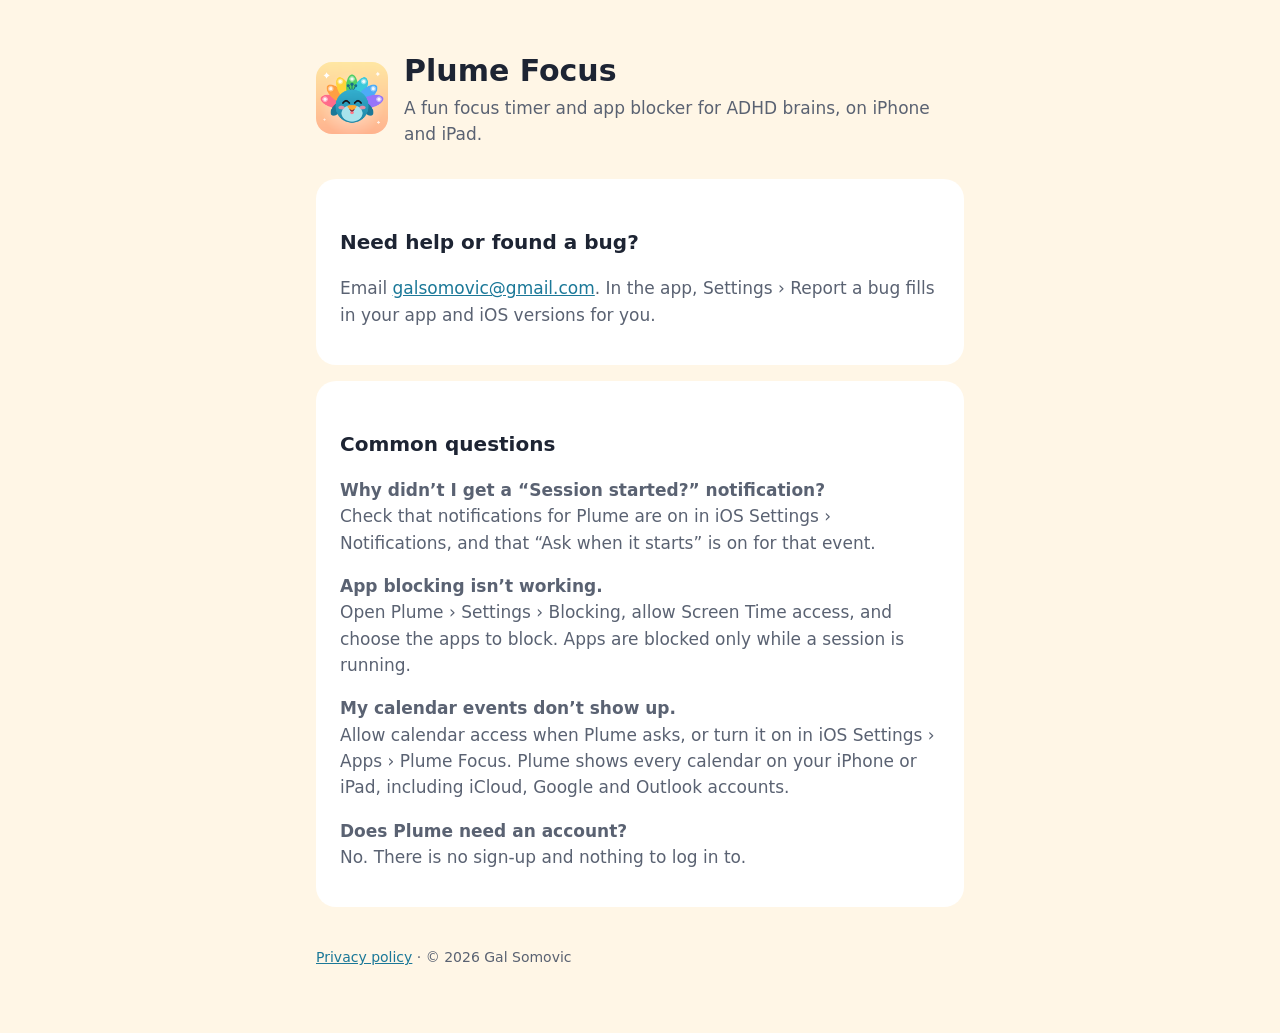
<file: index.html>
<!doctype html>
<html lang="en"><head><meta charset="utf-8"><meta name="viewport" content="width=device-width, initial-scale=1">
<title>Plume Focus Support</title><link rel="stylesheet" href="style.css"><link rel="icon" href="icon.png"></head>
<body><main>
<header><img src="icon.png" alt=""><div><h1>Plume Focus</h1><p style="margin:0">A fun focus timer and app blocker for ADHD brains, on iPhone and iPad.</p></div></header>
<div class="card">
<h2>Need help or found a bug?</h2>
<p>Email <a href="mailto:galsomovic@gmail.com?subject=Plume%20Focus%20support">galsomovic@gmail.com</a>. In the app, Settings › Report a bug fills in your app and iOS versions for you.</p>
</div>
<div class="card">
<h2>Common questions</h2>
<p><strong>Why didn’t I get a “Session started?” notification?</strong><br>Check that notifications for Plume are on in iOS Settings › Notifications, and that “Ask when it starts” is on for that event.</p>
<p><strong>App blocking isn’t working.</strong><br>Open Plume › Settings › Blocking, allow Screen Time access, and choose the apps to block. Apps are blocked only while a session is running.</p>
<p><strong>My calendar events don’t show up.</strong><br>Allow calendar access when Plume asks, or turn it on in iOS Settings › Apps › Plume Focus. Plume shows every calendar on your iPhone or iPad, including iCloud, Google and Outlook accounts.</p>
<p><strong>Does Plume need an account?</strong><br>No. There is no sign-up and nothing to log in to.</p>
</div>
<footer><a href="privacy.html">Privacy policy</a> · © 2026 Gal Somovic</footer>
</main></body></html>
</file>
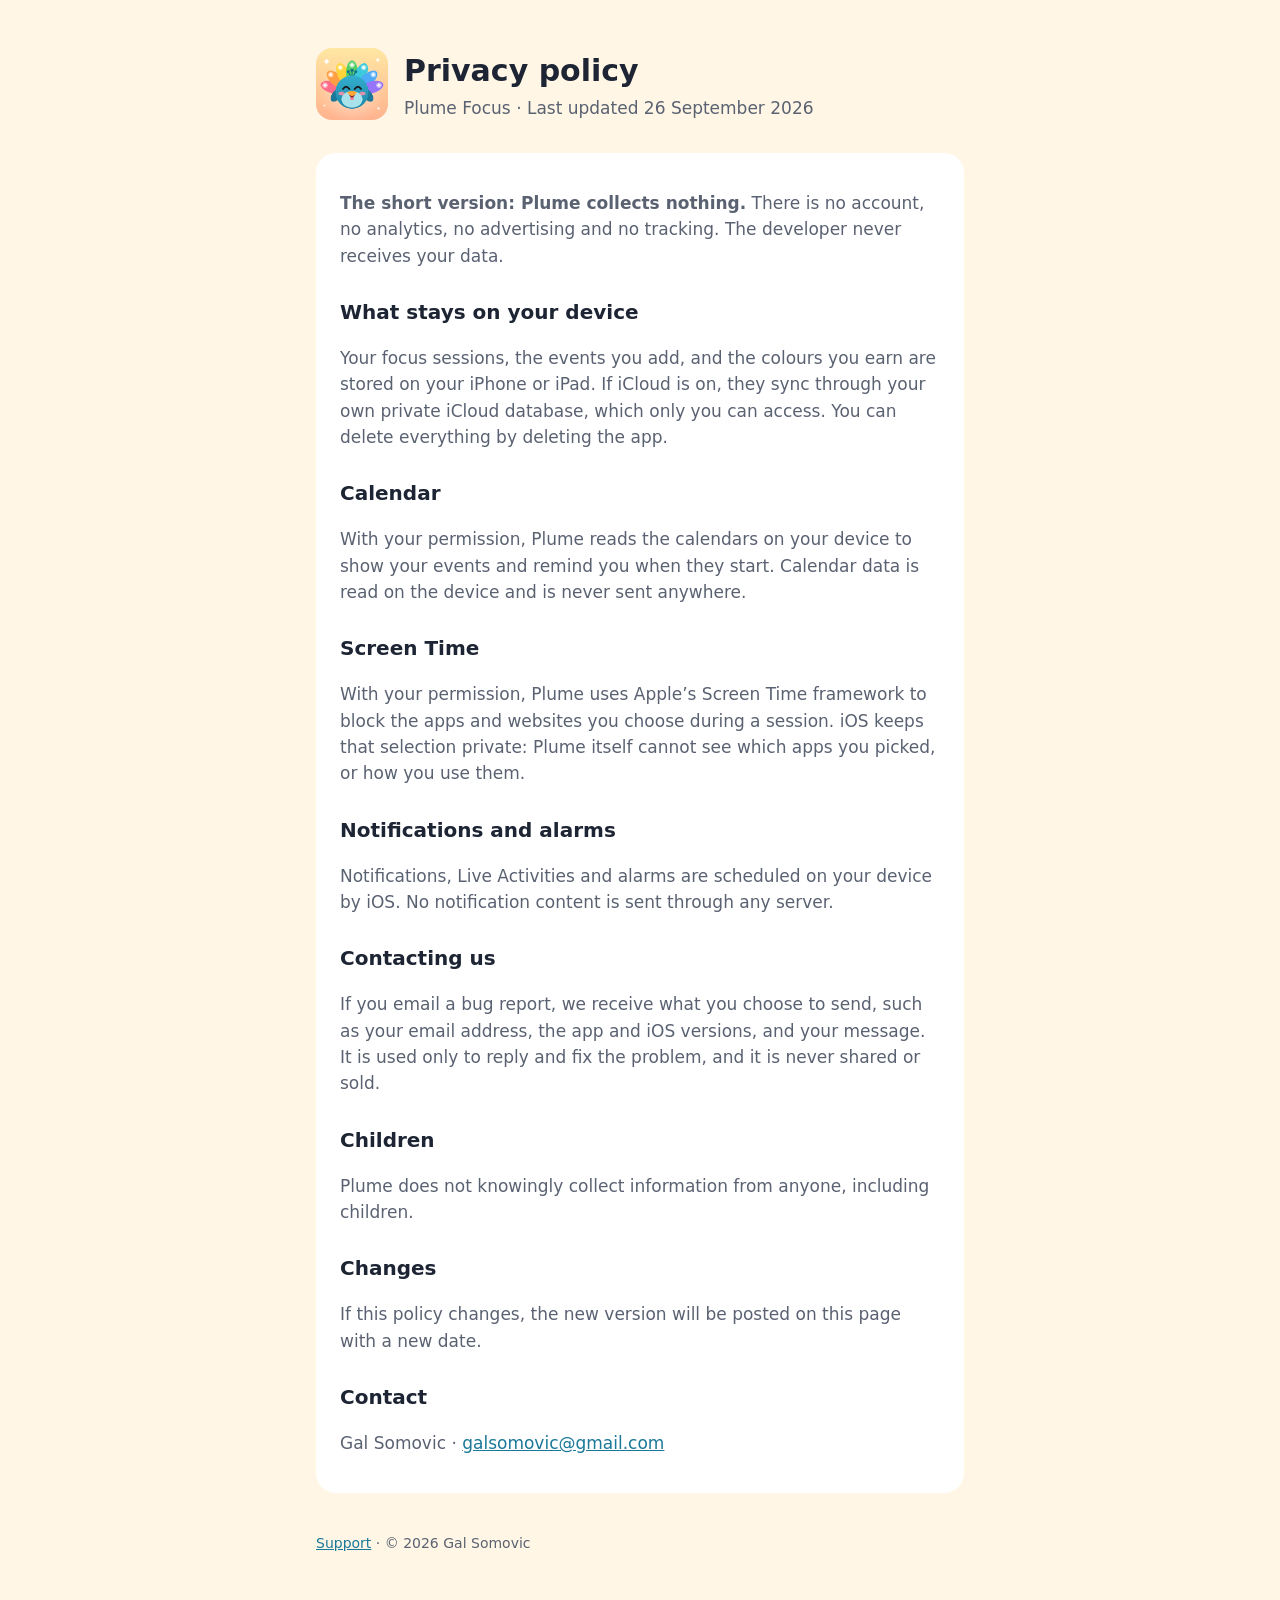
<file: privacy.html>
<!doctype html>
<html lang="en"><head><meta charset="utf-8"><meta name="viewport" content="width=device-width, initial-scale=1">
<title>Plume Focus Privacy</title><link rel="stylesheet" href="style.css"><link rel="icon" href="icon.png"></head>
<body><main>
<header><img src="icon.png" alt=""><div><h1>Privacy policy</h1><p style="margin:0">Plume Focus · Last updated 26 September 2026</p></div></header>
<div class="card">
<p><strong>The short version: Plume collects nothing.</strong> There is no account, no analytics, no advertising and no tracking. The developer never receives your data.</p>
<h2>What stays on your device</h2>
<p>Your focus sessions, the events you add, and the colours you earn are stored on your iPhone or iPad. If iCloud is on, they sync through your own private iCloud database, which only you can access. You can delete everything by deleting the app.</p>
<h2>Calendar</h2>
<p>With your permission, Plume reads the calendars on your device to show your events and remind you when they start. Calendar data is read on the device and is never sent anywhere.</p>
<h2>Screen Time</h2>
<p>With your permission, Plume uses Apple’s Screen Time framework to block the apps and websites you choose during a session. iOS keeps that selection private: Plume itself cannot see which apps you picked, or how you use them.</p>
<h2>Notifications and alarms</h2>
<p>Notifications, Live Activities and alarms are scheduled on your device by iOS. No notification content is sent through any server.</p>
<h2>Contacting us</h2>
<p>If you email a bug report, we receive what you choose to send, such as your email address, the app and iOS versions, and your message. It is used only to reply and fix the problem, and it is never shared or sold.</p>
<h2>Children</h2>
<p>Plume does not knowingly collect information from anyone, including children.</p>
<h2>Changes</h2>
<p>If this policy changes, the new version will be posted on this page with a new date.</p>
<h2>Contact</h2>
<p>Gal Somovic · <a href="mailto:galsomovic@gmail.com">galsomovic@gmail.com</a></p>
</div>
<footer><a href="index.html">Support</a> · © 2026 Gal Somovic</footer>
</main></body></html>
</file>
<file: style.css>
:root { --bg: #FFF6E6; --ink: #1D2433; --muted: #5A6272; --card: #FFFFFF; --accent: #1B7898; }
@media (prefers-color-scheme: dark) { :root { --bg: #14171D; --ink: #F1F2F5; --muted: #A5ACB8; --card: #1E232B; --accent: #5BC2E0; } }
* { box-sizing: border-box; }
body { margin: 0; background: var(--bg); color: var(--ink); font: 17px/1.55 ui-rounded, -apple-system, system-ui, sans-serif; }
main { max-width: 680px; margin: 0 auto; padding: 48px 16px 64px; }
header { display: flex; align-items: center; gap: 16px; margin-bottom: 32px; }
header img { width: 72px; height: 72px; border-radius: 16px; }
h1 { margin: 0; font-size: 30px; } h2 { font-size: 20px; margin: 28px 0 8px; }
p, li { color: var(--muted); } a { color: var(--accent); }
.card { background: var(--card); border-radius: 20px; padding: 20px 24px; margin: 16px 0; }
footer { margin-top: 40px; font-size: 14px; color: var(--muted); }
</file>
